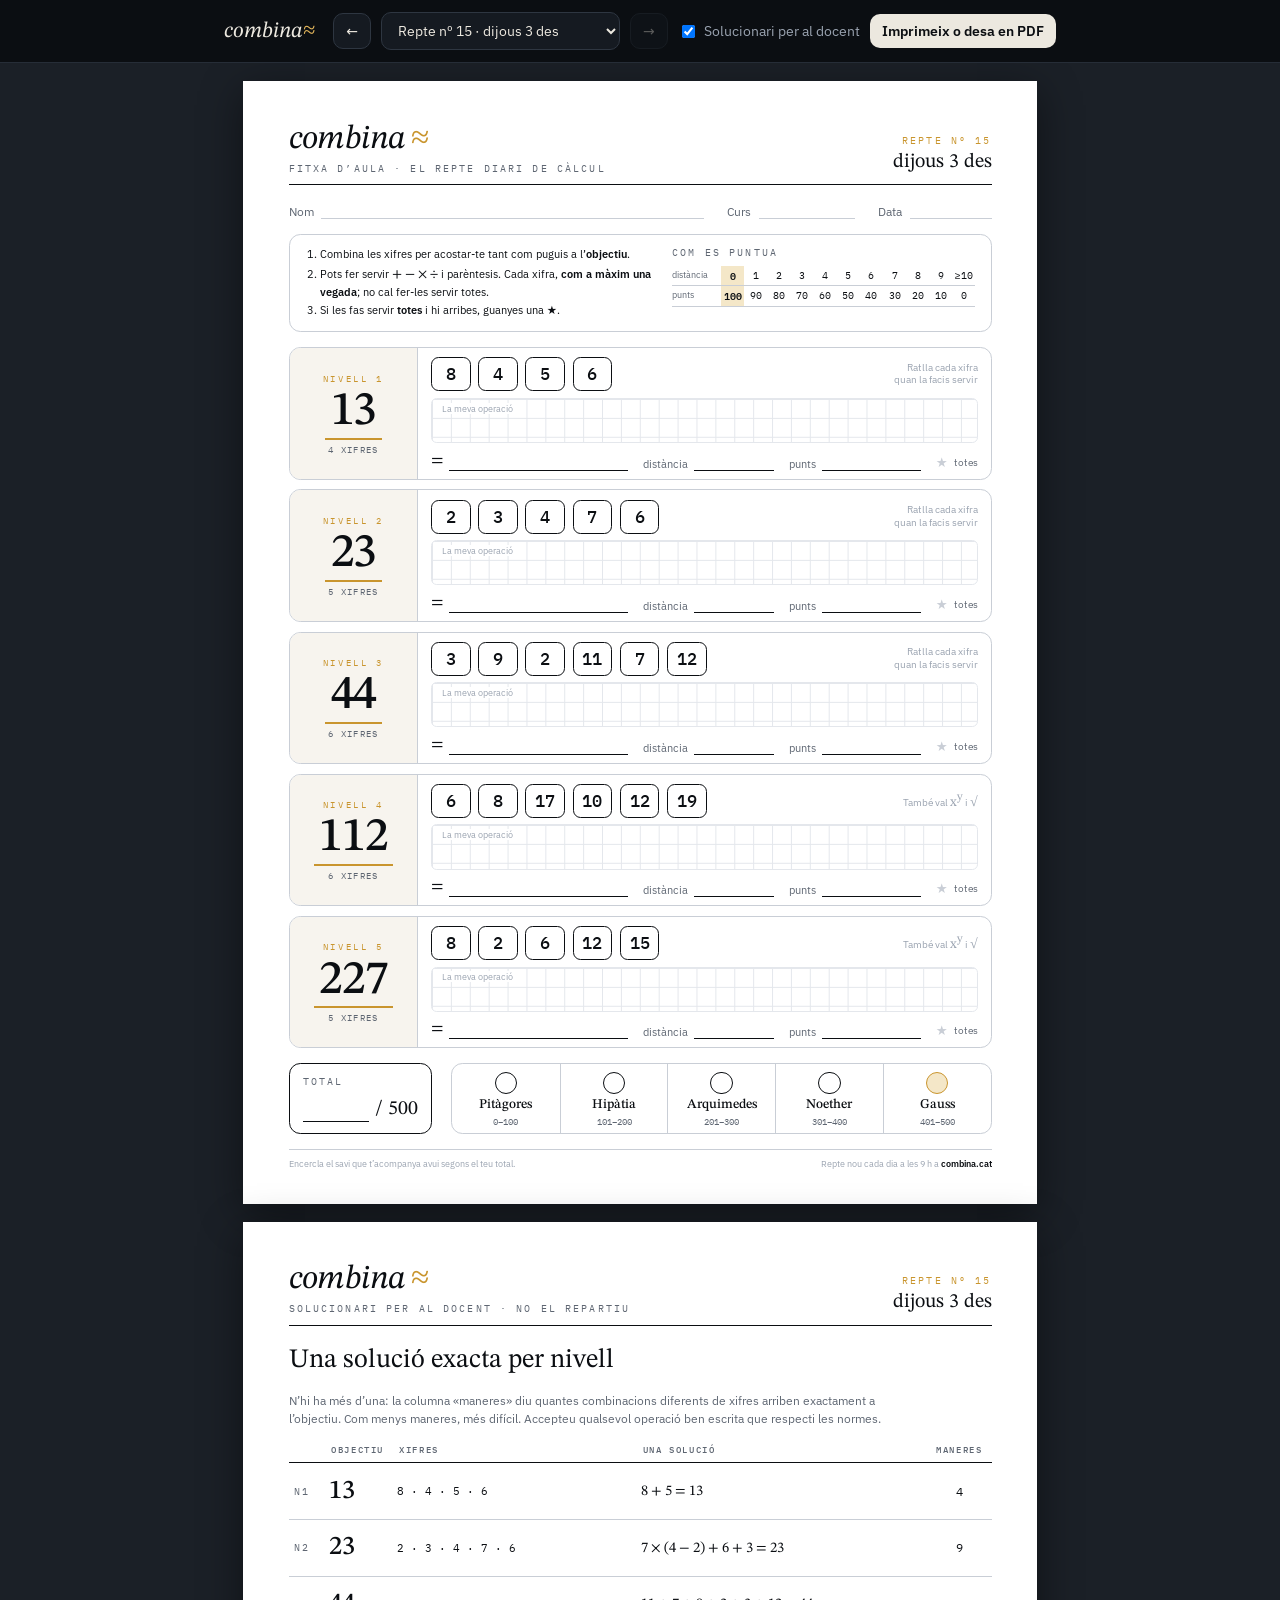
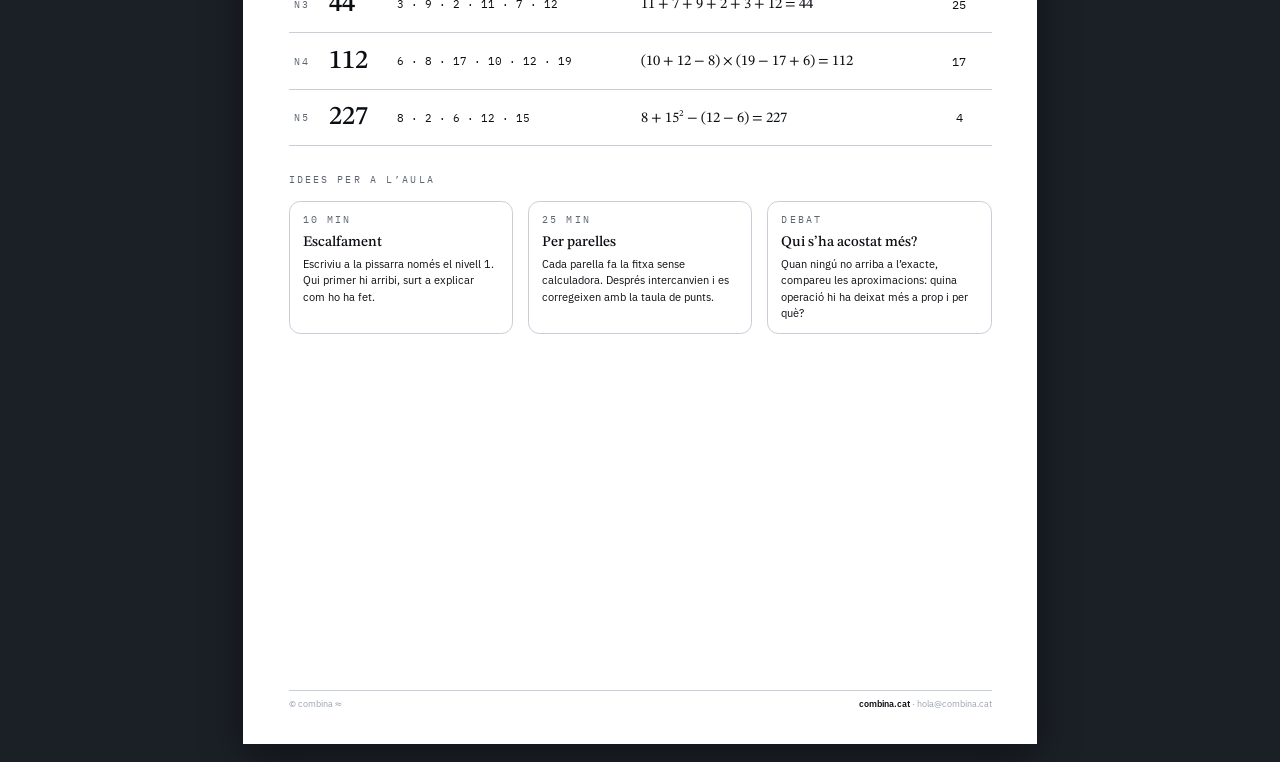
<file: fitxa.html>
<!doctype html>
<html lang="ca">
<head>
<meta charset="utf-8">
<meta name="viewport" content="width=device-width, initial-scale=1">
<title>Fitxa d'aula · combina ≈</title>
<meta name="robots" content="noindex">
<link rel="stylesheet" href="fonts/fonts.css">
<style>
/* Fitxa en paper de «combina ≈»: mateixa tipografia (STIX Two Text · IBM Plex Mono · IBM Plex Sans),
 * colors invertits per imprimir (tinta sobre paper) i l'or de Gauss només com a accent fi. */
:root {
  --ink: #0B0E12; --paper: #FFFFFF; --chalk: #ECE8DF;
  --muted: #5E6672; --faint: #9AA3B0; --line: #C9CED6; --grid: #E4E7EC;
  --gold: #C9952E; --gold-soft: #F4E7C8;
  --serif: 'STIX Two Text', 'Cambria Math', Georgia, serif;
  --mono: 'IBM Plex Mono', ui-monospace, Consolas, monospace;
  --sans: 'IBM Plex Sans', system-ui, 'Segoe UI', sans-serif;
}
* { box-sizing: border-box; }
html, body { margin: 0; }
body { background: #1B2027; color: var(--ink); font-family: var(--sans);
  -webkit-print-color-adjust: exact; print-color-adjust: exact; }
@page { size: A4; margin: 0; }

/* ---------- Barra de pantalla (no s'imprimeix) ---------- */
.bar { position: sticky; top: 0; z-index: 2; display: flex; flex-wrap: wrap; gap: 10px; align-items: center; justify-content: center;
  padding: 12px 16px; background: #0B0E12; color: var(--chalk); border-bottom: 1px solid #262D37; font-size: 14px; }
.bar .wm { font-family: var(--serif); font-size: 22px; margin-right: 8px; }
.bar .wm em { font-style: italic; } .bar .wm b { font-weight: 400; color: #E6B85C; }
.bar button, .bar select { font: inherit; color: inherit; background: #151A21; border: 1px solid #2E3641; border-radius: 10px; padding: 8px 12px; cursor: pointer; }
.bar select { min-width: 190px; }
.bar button:disabled { opacity: .35; cursor: default; }
.bar .primary { background: #ECE8DF; color: #0B0E12; border: 0; font-weight: 600; }
.bar label { display: inline-flex; gap: 6px; align-items: center; color: #9AA3B0; cursor: pointer; }

/* ---------- Full A4 ---------- */
.sheet { width: 210mm; height: 297mm; margin: 18px auto; background: var(--paper); padding: 11mm 12mm 9mm;
  display: flex; flex-direction: column; gap: 4mm; overflow: hidden; box-shadow: 0 10px 40px rgba(0,0,0,.45); position: relative; }
.kicker { font-family: var(--mono); font-size: 7.6pt; letter-spacing: 1.6pt; text-transform: uppercase; color: var(--muted); margin: 0; }
.gold { color: var(--gold); }
p { margin: 0; }

.head { display: flex; justify-content: space-between; align-items: flex-end; border-bottom: 1.4pt solid var(--ink); padding-bottom: 2.5mm; }
.wordmark { font-family: var(--serif); font-size: 25pt; line-height: 1; display: inline-flex; gap: 4pt; align-items: baseline; }
.wordmark em { font-style: italic; letter-spacing: -.4pt; } .wordmark b { font-weight: 400; color: var(--gold); }
.head .sub { margin-top: 1.5mm; }
.head .right { text-align: right; }
.head .right .num { font-family: var(--serif); font-size: 15pt; margin-top: .8mm; }

.who { display: grid; grid-template-columns: 1fr 34mm 30mm; gap: 6mm; font-size: 9pt; color: var(--muted); }
.who span { display: flex; gap: 2mm; align-items: flex-end; }
.who i { flex: 1; border-bottom: .6pt solid var(--line); height: 5mm; }

.rules { display: grid; grid-template-columns: 1.15fr 1fr; gap: 5mm; border: .8pt solid var(--line); border-radius: 3mm; padding: 3mm 4mm; font-size: 8.6pt; line-height: 1.38; }
.rules ol { margin: 0; padding-left: 4mm; }
.rules li { margin: 0 0 .6mm; }
.rules b { font-weight: 600; }
.op { font-family: var(--serif); font-size: 10.5pt; }
.ruler { display: grid; grid-template-columns: 13mm repeat(11, 1fr); font-family: var(--mono); font-size: 7.4pt; text-align: center; margin-top: 1.4mm; }
.ruler div { padding: .8mm 0; border-bottom: .5pt solid var(--line); }
.ruler .h { text-align: left; color: var(--muted); font-family: var(--sans); font-size: 7pt; }
.ruler .ex { background: var(--gold-soft); font-weight: 600; }

/* ---------- Nivells ---------- */
.levels { flex: 1; display: flex; flex-direction: column; gap: 2.6mm; min-height: 0; }
.lvl { flex: 1; display: grid; grid-template-columns: 34mm 1fr; border: .8pt solid var(--line); border-radius: 3mm; overflow: hidden; min-height: 0; }
/* Objectiu en tinta clara (estalvi de tòner): fons guix, filet d'or com al joc */
.lvl .goal { background: #F7F4EE; border-right: .8pt solid var(--line); display: flex; flex-direction: column; align-items: center; justify-content: center; gap: .6mm; padding: 2mm; }
.lvl .goal .kicker { color: var(--gold); font-size: 7pt; letter-spacing: 2pt; }
.lvl .goal .t { font-family: var(--serif); font-weight: 500; font-size: 36pt; line-height: 1; letter-spacing: -1pt; padding: 0 1.5mm .6mm; border-bottom: 1.6pt solid var(--gold); }
.lvl .goal .n { font-family: var(--mono); font-size: 6.8pt; color: var(--muted); letter-spacing: 1pt; text-transform: uppercase; margin-top: .6mm; }
.lvl .work { display: flex; flex-direction: column; padding: 2.4mm 3.4mm 2mm; gap: 1.8mm; min-width: 0; }
.tiles { display: flex; gap: 2mm; align-items: center; }
.tile { width: 10.5mm; height: 9mm; border: .9pt solid var(--ink); border-radius: 2mm; display: flex; align-items: center; justify-content: center;
  font-family: var(--mono); font-weight: 500; font-size: 12.5pt; }
.tiles .note { margin-left: auto; font-size: 7.2pt; color: var(--faint); text-align: right; line-height: 1.3; }
.grid { flex: 1; min-height: 10mm; border-radius: 1.5mm; border: .5pt solid var(--grid);
  background-image: linear-gradient(var(--grid) .5pt, transparent .5pt), linear-gradient(90deg, var(--grid) .5pt, transparent .5pt);
  background-size: 5mm 5mm; position: relative; }
.grid .lbl { position: absolute; left: 1.6mm; top: 1mm; font-size: 6.8pt; color: var(--faint); background: #fff; padding: 0 1mm; }
.res { display: grid; grid-template-columns: 1.5fr 1fr 1fr auto; gap: 4mm; font-size: 8.4pt; color: var(--muted); align-items: end; }
.res span { display: flex; align-items: flex-end; gap: 1.6mm; white-space: nowrap; }
.res i { flex: 1; border-bottom: .7pt solid var(--ink); height: 5mm; }
.res .eq { font-family: var(--serif); font-size: 13pt; color: var(--ink); }
.star { font-size: 7.6pt; color: var(--muted); align-items: center !important; gap: 1.2mm; }
.star::before { content: '★'; font-size: 10pt; color: var(--line); }

/* ---------- Total i savis ---------- */
.foot { display: grid; grid-template-columns: 38mm 1fr; gap: 5mm; align-items: stretch; }
.total { border: 1.2pt solid var(--ink); border-radius: 3mm; display: flex; flex-direction: column; justify-content: center; padding: 2mm 3.5mm; }
.total .v { display: flex; align-items: flex-end; gap: 1.5mm; font-family: var(--serif); font-size: 15pt; margin-top: 1mm; }
.total .v i { flex: 1; border-bottom: .8pt solid var(--ink); height: 8mm; }
.savis { display: grid; grid-template-columns: repeat(5, 1fr); border: .8pt solid var(--line); border-radius: 3mm; overflow: hidden; }
.savis div { padding: 2mm 1mm 1.6mm; text-align: center; border-left: .6pt solid var(--line); display: flex; flex-direction: column; align-items: center; gap: .8mm; }
.savis div:first-child { border-left: 0; }
.savis .o { width: 6mm; height: 6mm; border-radius: 50%; border: .9pt solid var(--ink); }
.savis .g .o { border-color: var(--gold); background: var(--gold-soft); }
.savis b { font-family: var(--serif); font-weight: 500; font-size: 10pt; }
.savis small { font-family: var(--mono); font-size: 6.8pt; color: var(--muted); }
.legal { display: flex; justify-content: space-between; font-size: 7pt; color: var(--faint); border-top: .5pt solid var(--line); padding-top: 1.6mm; }
.legal b { color: var(--ink); font-weight: 600; }

/* ---------- Solucionari ---------- */
.sol h2 { font-family: var(--serif); font-weight: 400; font-size: 20pt; margin: 1mm 0 0; }
.sol .lead { font-size: 9.2pt; color: var(--muted); line-height: 1.45; max-width: 165mm; }
.sol table { width: 100%; border-collapse: collapse; font-size: 9pt; }
.sol th { text-align: left; font-family: var(--mono); font-size: 7pt; letter-spacing: 1.2pt; text-transform: uppercase; color: var(--muted); font-weight: 500; padding: 0 2mm 1.6mm; border-bottom: 1pt solid var(--ink); }
.sol td { padding: 3mm 1.4mm; border-bottom: .6pt solid var(--line); vertical-align: middle; }
.sol td.t { font-family: var(--serif); font-size: 20pt; font-weight: 500; width: 18mm; }
.sol td.d { font-family: var(--mono); font-size: 8.2pt; white-space: nowrap; }
.sol td.s { font-family: var(--serif); font-size: 11pt; white-space: nowrap; }
.sol td.w { font-family: var(--mono); text-align: center; width: 17mm; }
.sol sup { font-size: .62em; }
.ideas { display: grid; grid-template-columns: repeat(3, 1fr); gap: 4mm; }
.idea { border: .8pt solid var(--line); border-radius: 3mm; padding: 3mm 3.5mm; font-size: 8.6pt; line-height: 1.42; }
.idea b { display: block; font-family: var(--serif); font-weight: 500; font-size: 11pt; margin-bottom: 1mm; }
.idea .kicker { display: block; margin-bottom: 1mm; }
.sol .spacer { flex: 1; }

@media print {
  body { background: none; }
  .bar { display: none; }
  .sheet { margin: 0; box-shadow: none; break-after: page; }
  .sheet:last-child { break-after: auto; }
  .no-sol .sol { display: none; }
  .no-sol .sheet { break-after: auto; }
}
@media screen and (max-width: 820px) { .sheet { zoom: .45; } }
</style>
</head>
<body>
<div class="bar">
  <span class="wm"><em>combina</em><b>≈</b></span>
  <button type="button" id="prev" aria-label="Repte anterior">←</button>
  <select id="day" aria-label="Repte"></select>
  <button type="button" id="next" aria-label="Repte següent">→</button>
  <label><input type="checkbox" id="withSol" checked> Solucionari per al docent</label>
  <button type="button" class="primary" id="print">Imprimeix o desa en PDF</button>
</div>
<main id="out"></main>

<script src="js/config.js"></script>
<script src="js/puzzle.js"></script>
<script>
(function () {
  var C = window.COMBINA_CONFIG, P = window.Puzzle;
  var SAVIS = [['Pitàgores', '0–100'], ['Hipàtia', '101–200'], ['Arquimedes', '201–300'], ['Noether', '301–400'], ['Gauss', '401–500']];
  var today = P.dayKey(new Date());

  // Només reptes ja passats: el del dia es juga a la pantalla.
  var keys = [];
  for (var k = P.addDays(today, -1); k >= C.startDate; k = P.addDays(k, -1)) keys.push(k);
  var q = new URLSearchParams(location.search).get('d');
  var cur = keys.indexOf(q) >= 0 ? q : keys[0];

  function esc(s) { return String(s).replace(/[&<>"]/g, function (c) { return { '&': '&amp;', '<': '&lt;', '>': '&gt;', '"': '&quot;' }[c]; }); }
  // 3 * 4 → 3 × 4 · 12 / 3 → 12 ÷ 3 · 2^3 → 2³
  function pretty(s) {
    return esc(s).replace(/\*/g, '×').replace(/\//g, '÷').replace(/ - /g, ' − ').replace(/\^(\d+)/g, '<sup>$1</sup>');
  }

  function level(L, i) {
    var adv = i >= C.advancedFrom;
    return '<section class="lvl"><div class="goal"><span class="kicker">Nivell ' + (i + 1) + '</span>' +
      '<span class="t">' + L.target + '</span><span class="n">' + L.nums.length + ' xifres</span></div>' +
      '<div class="work"><div class="tiles">' + L.nums.map(function (n) { return '<span class="tile">' + n + '</span>'; }).join('') +
      '<span class="note">' + (adv ? 'També val <span class="op">x<sup>y</sup></span> i <span class="op">√</span>' : 'Ratlla cada xifra<br>quan la facis servir') + '</span></div>' +
      '<div class="grid"><span class="lbl">La meva operació</span></div>' +
      '<div class="res"><span><span class="eq">=</span><i></i></span><span>distància<i></i></span><span>punts<i></i></span><span class="star">totes</span></div>' +
      '</div></section>';
  }

  function sheet1(pz) {
    var ruler = '<div class="h">distància</div>' + [0,1,2,3,4,5,6,7,8,9,'≥10'].map(function (d, j) { return '<div' + (j === 0 ? ' class="ex"' : '') + '>' + d + '</div>'; }).join('') +
      '<div class="h">punts</div>' + [100,90,80,70,60,50,40,30,20,10,0].map(function (p, j) { return '<div' + (j === 0 ? ' class="ex"' : '') + '>' + p + '</div>'; }).join('');
    return '<article class="sheet">' +
      '<header class="head"><div><span class="wordmark"><em>combina</em><b>≈</b></span>' +
      '<p class="kicker sub">Fitxa d’aula · el repte diari de càlcul</p></div>' +
      '<div class="right"><p class="kicker gold">Repte nº ' + pz.number + '</p><p class="num">' + esc(P.prettyDay(pz.key)) + '</p></div></header>' +
      '<div class="who"><span>Nom<i></i></span><span>Curs<i></i></span><span>Data<i></i></span></div>' +
      '<div class="rules"><ol>' +
      '<li>Combina les xifres per acostar-te tant com puguis a l’<b>objectiu</b>.</li>' +
      '<li>Pots fer servir <span class="op">+ − × ÷</span> i parèntesis. Cada xifra, <b>com a màxim una vegada</b>; no cal fer-les servir totes.</li>' +
      '<li>Si les fas servir <b>totes</b> i hi arribes, guanyes una <b>★</b>.</li></ol>' +
      '<div><p class="kicker">Com es puntua</p><div class="ruler">' + ruler + '</div></div></div>' +
      '<div class="levels">' + pz.levels.map(level).join('') + '</div>' +
      '<div class="foot"><div class="total"><span class="kicker">Total</span><span class="v"><i></i>/ ' + C.dailyTotal + '</span></div>' +
      '<div class="savis">' + SAVIS.map(function (s, j) { return '<div' + (j === 4 ? ' class="g"' : '') + '><span class="o"></span><b>' + s[0] + '</b><small>' + s[1] + '</small></div>'; }).join('') + '</div></div>' +
      '<p class="legal"><span>Encercla el savi que t’acompanya avui segons el teu total.</span><span>Repte nou cada dia a les 9 h a <b>combina.cat</b></span></p>' +
      '</article>';
  }

  function sheet2(pz) {
    var rows = pz.levels.map(function (L, i) {
      var w = P.countWays(L.nums, L.target);
      return '<tr><td class="kicker">N' + (i + 1) + '</td><td class="t">' + L.target + '</td><td class="d">' + L.nums.join(' · ') + '</td>' +
        '<td class="s">' + pretty(L.solution) + ' = ' + L.target + '</td><td class="w">' + w + '</td></tr>';
    }).join('');
    return '<article class="sheet sol">' +
      '<header class="head"><div><span class="wordmark"><em>combina</em><b>≈</b></span>' +
      '<p class="kicker sub">Solucionari per al docent · no el repartiu</p></div>' +
      '<div class="right"><p class="kicker gold">Repte nº ' + pz.number + '</p><p class="num">' + esc(P.prettyDay(pz.key)) + '</p></div></header>' +
      '<h2>Una solució exacta per nivell</h2>' +
      '<p class="lead">N’hi ha més d’una: la columna «maneres» diu quantes combinacions diferents de xifres arriben exactament a l’objectiu. Com menys maneres, més difícil. Accepteu qualsevol operació ben escrita que respecti les normes.</p>' +
      '<table><thead><tr><th></th><th>Objectiu</th><th>Xifres</th><th>Una solució</th><th style="text-align:center">Maneres</th></tr></thead><tbody>' + rows + '</tbody></table>' +
      '<p class="kicker" style="margin-top:3mm">Idees per a l’aula</p>' +
      '<div class="ideas">' +
      '<div class="idea"><span class="kicker">10 min</span><b>Escalfament</b>Escriviu a la pissarra només el nivell 1. Qui primer hi arribi, surt a explicar com ho ha fet.</div>' +
      '<div class="idea"><span class="kicker">25 min</span><b>Per parelles</b>Cada parella fa la fitxa sense calculadora. Després intercanvien i es corregeixen amb la taula de punts.</div>' +
      '<div class="idea"><span class="kicker">Debat</span><b>Qui s’ha acostat més?</b>Quan ningú no arriba a l’exacte, compareu les aproximacions: quina operació hi ha deixat més a prop i per què?</div>' +
      '</div><div class="spacer"></div>' +
      '<p class="legal"><span>© combina ≈</span><span><b>combina.cat</b> · hola@combina.cat</span></p>' +
      '</article>';
  }

  var sel = document.getElementById('day'), out = document.getElementById('out'), withSol = document.getElementById('withSol');
  sel.innerHTML = keys.map(function (k) { return '<option value="' + k + '">Repte nº ' + P.challengeNumber(k) + ' · ' + esc(P.prettyDay(k)) + '</option>'; }).join('');

  function render() {
    if (!cur) { out.innerHTML = '<p style="color:#ECE8DF;text-align:center;padding:40px">Encara no hi ha reptes anteriors: torna demà!</p>'; return; }
    var pz = P.generateDay(cur);
    out.innerHTML = sheet1(pz) + sheet2(pz);
    sel.value = cur;
    var i = keys.indexOf(cur);
    document.getElementById('prev').disabled = i >= keys.length - 1;
    document.getElementById('next').disabled = i <= 0;
    document.title = 'Fitxa d’aula · Repte nº ' + pz.number + ' · combina ≈';
    history.replaceState(null, '', '?d=' + cur);
  }
  sel.onchange = function () { cur = sel.value; render(); };
  document.getElementById('prev').onclick = function () { cur = keys[keys.indexOf(cur) + 1] || cur; render(); };
  document.getElementById('next').onclick = function () { cur = keys[keys.indexOf(cur) - 1] || cur; render(); };
  withSol.onchange = function () { document.body.classList.toggle('no-sol', !withSol.checked); };
  document.getElementById('print').onclick = function () { window.print(); };
  render();
})();
</script>
</body>
</html>
</file>
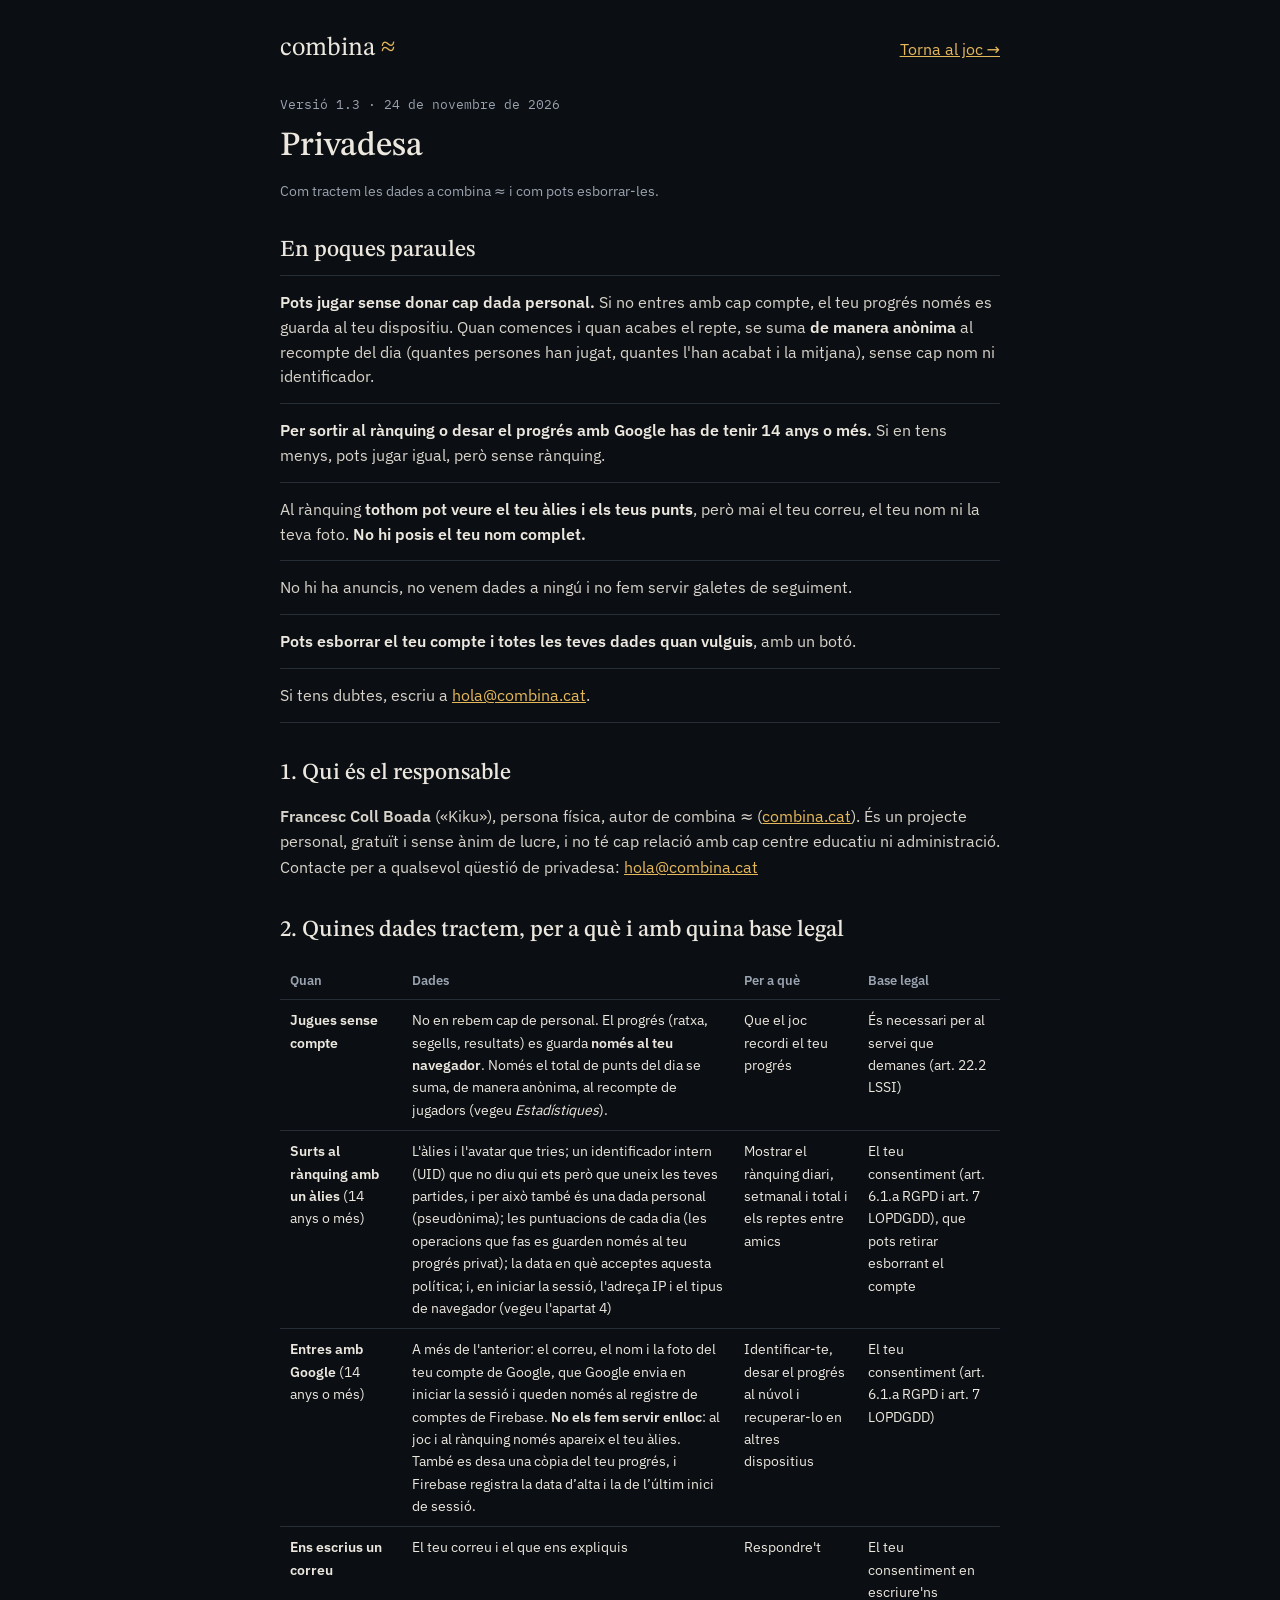
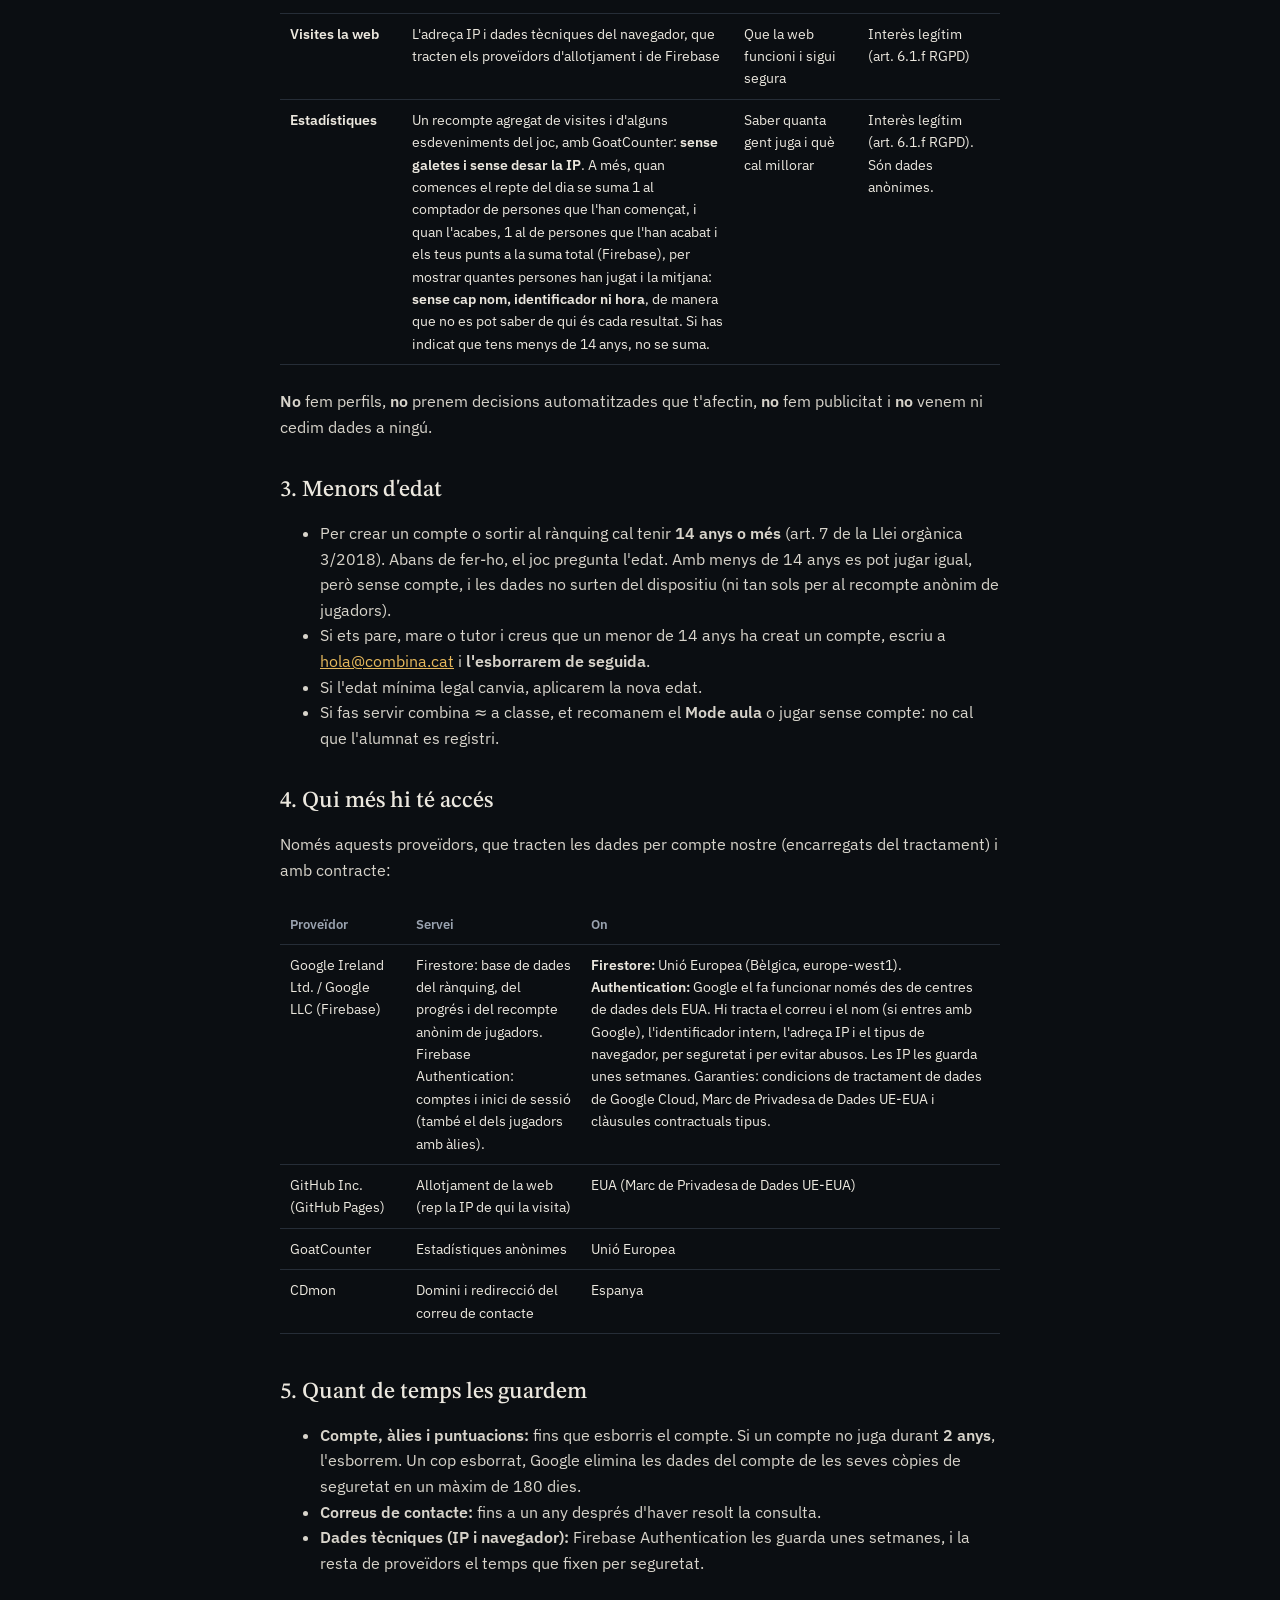
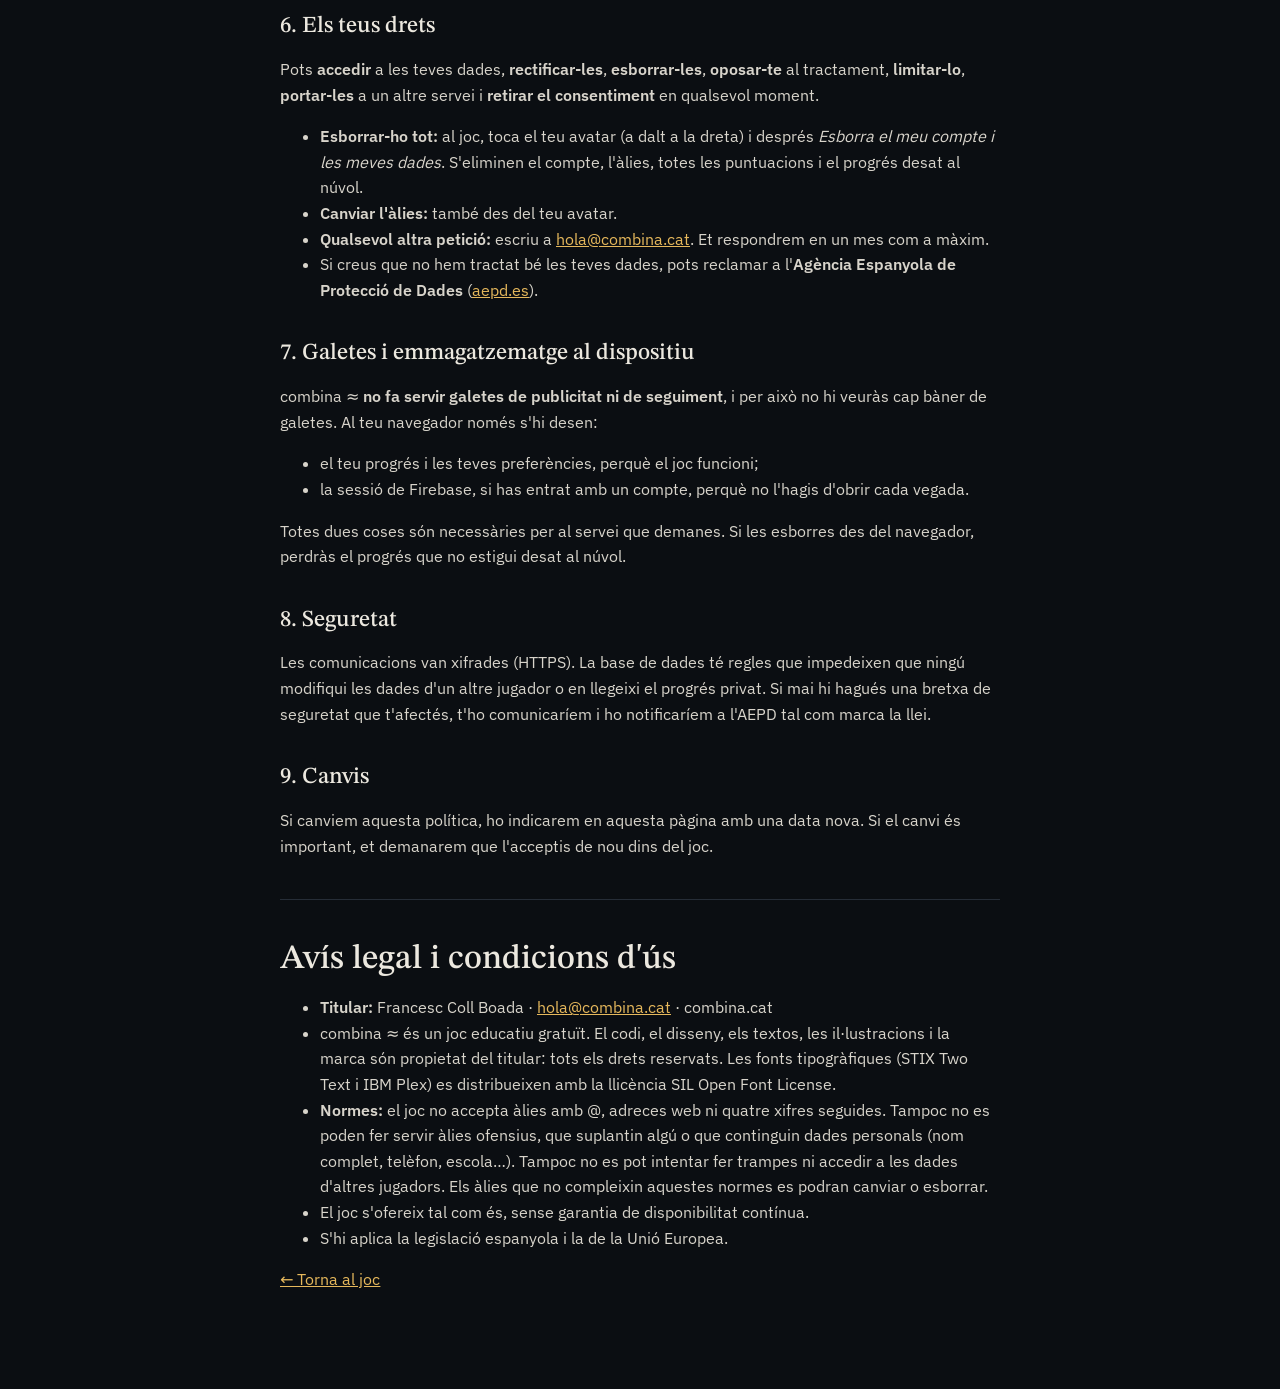
<file: privacitat.html>
<!doctype html>
<html lang="ca">
<head>
  <meta charset="utf-8">
  <meta name="viewport" content="width=device-width, initial-scale=1">
  <title>Privadesa i avís legal · combina ≈</title>
  <meta name="description" content="Com tracta les dades combina ≈, el repte diari de càlcul: què es guarda, per a què i com esborrar-ho.">
  <link rel="canonical" href="https://combina.cat/privacitat.html">
  <meta name="theme-color" content="#0B0E12">
  <link rel="icon" href="/favicon.ico" sizes="48x48"><link rel="icon" type="image/png" sizes="96x96" href="/img/favicon-96.png"><link rel="icon" type="image/png" sizes="192x192" href="/img/favicon-192.png">
  <link rel="stylesheet" href="fonts/fonts.css">
  <style>
    :root { --ink: #0B0E12; --chalk: #ECE8DF; --muted: #9AA3B0; --line: #262D37; --gold: #E6B85C; --surface: #151A21;
      --serif: 'STIX Two Text', Georgia, serif; --mono: 'IBM Plex Mono', ui-monospace, monospace; --sans: 'IBM Plex Sans', system-ui, sans-serif; color-scheme: dark; }
    * { box-sizing: border-box; }
    body { margin: 0; background: var(--ink); color: var(--chalk); font: 16px/1.6 var(--sans); }
    main { max-width: 760px; margin: 0 auto; padding: 28px 20px 80px; }
    a { color: var(--gold); }
    .top { display: flex; justify-content: space-between; align-items: baseline; gap: 12px; margin-bottom: 26px; }
    .brand { font-family: var(--serif); font-size: 26px; color: var(--chalk); text-decoration: none; }
    .brand b { color: var(--gold); font-weight: 400; }
    .kicker { font: 400 13px/1.4 var(--mono); color: var(--muted); }
    h1 { font: 500 34px/1.15 var(--serif); margin: 6px 0 4px; }
    h2 { font: 500 23px/1.25 var(--serif); margin: 36px 0 10px; }
    p, li { color: #D8D4CB; }
    .muted { color: var(--muted); font-size: 14px; }
    /* Resum: files separades per línies fines (com la llista de nivells del joc), sense panell ni accents */
    .easy { margin: 34px 0 0; }
    .easy h2 { margin: 0 0 10px; }
    .facts { list-style: none; margin: 0; padding: 0; border-top: 1px solid var(--line); }
    .facts li { margin: 0; padding: 14px 0; border-bottom: 1px solid var(--line); font-size: 16px; line-height: 1.55; color: #D8D4CB; }
    .facts li b { color: var(--chalk); font-weight: 600; }
    .table { overflow-x: auto; }
    table { width: 100%; border-collapse: collapse; font-size: 14px; margin: 8px 0; }
    th, td { text-align: left; vertical-align: top; padding: 9px 10px; border-bottom: 1px solid var(--line); }
    th { font: 600 13px/1.4 var(--sans); color: var(--muted); }
    hr { border: 0; border-top: 1px solid var(--line); margin: 40px 0; }
  </style>
</head>
<body>
<main>
  <div class="top">
    <a class="brand" href="./">combina <b>≈</b></a>
    <a href="./">Torna al joc →</a>
  </div>

  <p class="kicker">Versió 1.3 · 24 de novembre de 2026</p>
  <h1>Privadesa</h1>
  <p class="muted">Com tractem les dades a combina ≈ i com pots esborrar-les.</p>

  <section class="easy" aria-label="Resum fàcil">
    <h2>En poques paraules</h2>
    <ul class="facts">
      <li><b>Pots jugar sense donar cap dada personal.</b> Si no entres amb cap compte, el teu progrés només es guarda al teu dispositiu. Quan comences i quan acabes el repte, se suma <b>de manera anònima</b> al recompte del dia (quantes persones han jugat, quantes l'han acabat i la mitjana), sense cap nom ni identificador.</li>
      <li><b>Per sortir al rànquing o desar el progrés amb Google has de tenir 14 anys o més.</b> Si en tens menys, pots jugar igual, però sense rànquing.</li>
      <li>Al rànquing <b>tothom pot veure el teu àlies i els teus punts</b>, però mai el teu correu, el teu nom ni la teva foto. <b>No hi posis el teu nom complet.</b></li>
      <li>No hi ha anuncis, no venem dades a ningú i no fem servir galetes de seguiment.</li>
      <li><b>Pots esborrar el teu compte i totes les teves dades quan vulguis</b>, amb un botó.</li>
      <li>Si tens dubtes, escriu a <a href="mailto:hola@combina.cat">hola@combina.cat</a>.</li>
    </ul>
  </section>

  <h2>1. Qui és el responsable</h2>
  <p><b>Francesc Coll Boada</b> («Kiku»), persona física, autor de combina ≈ (<a href="https://combina.cat">combina.cat</a>). És un projecte personal, gratuït i sense ànim de lucre, i no té cap relació amb cap centre educatiu ni administració.<br>
  Contacte per a qualsevol qüestió de privadesa: <a href="mailto:hola@combina.cat">hola@combina.cat</a></p>

  <h2>2. Quines dades tractem, per a què i amb quina base legal</h2>
  <div class="table"><table>
    <tr><th>Quan</th><th>Dades</th><th>Per a què</th><th>Base legal</th></tr>
    <tr><td><b>Jugues sense compte</b></td><td>No en rebem cap de personal. El progrés (ratxa, segells, resultats) es guarda <b>només al teu navegador</b>. Només el total de punts del dia se suma, de manera anònima, al recompte de jugadors (vegeu <i>Estadístiques</i>).</td><td>Que el joc recordi el teu progrés</td><td>És necessari per al servei que demanes (art. 22.2 LSSI)</td></tr>
    <tr><td><b>Surts al rànquing amb un àlies</b> (14 anys o més)</td><td>L'àlies i l'avatar que tries; un identificador intern (UID) que no diu qui ets però que uneix les teves partides, i per això també és una dada personal (pseudònima); les puntuacions de cada dia (les operacions que fas es guarden només al teu progrés privat); la data en què acceptes aquesta política; i, en iniciar la sessió, l'adreça IP i el tipus de navegador (vegeu l'apartat 4)</td><td>Mostrar el rànquing diari, setmanal i total i els reptes entre amics</td><td>El teu consentiment (art. 6.1.a RGPD i art. 7 LOPDGDD), que pots retirar esborrant el compte</td></tr>
    <tr><td><b>Entres amb Google</b> (14 anys o més)</td><td>A més de l'anterior: el correu, el nom i la foto del teu compte de Google, que Google envia en iniciar la sessió i queden només al registre de comptes de Firebase. <b>No els fem servir enlloc</b>: al joc i al rànquing només apareix el teu àlies. També es desa una còpia del teu progrés, i Firebase registra la data d’alta i la de l’últim inici de sessió.</td><td>Identificar-te, desar el progrés al núvol i recuperar-lo en altres dispositius</td><td>El teu consentiment (art. 6.1.a RGPD i art. 7 LOPDGDD)</td></tr>
    <tr><td><b>Ens escrius un correu</b></td><td>El teu correu i el que ens expliquis</td><td>Respondre't</td><td>El teu consentiment en escriure'ns</td></tr>
    <tr><td><b>Visites la web</b></td><td>L'adreça IP i dades tècniques del navegador, que tracten els proveïdors d'allotjament i de Firebase</td><td>Que la web funcioni i sigui segura</td><td>Interès legítim (art. 6.1.f RGPD)</td></tr>
    <tr><td><b>Estadístiques</b></td><td>Un recompte agregat de visites i d'alguns esdeveniments del joc, amb GoatCounter: <b>sense galetes i sense desar la IP</b>. A més, quan comences el repte del dia se suma 1 al comptador de persones que l'han començat, i quan l'acabes, 1 al de persones que l'han acabat i els teus punts a la suma total (Firebase), per mostrar quantes persones han jugat i la mitjana: <b>sense cap nom, identificador ni hora</b>, de manera que no es pot saber de qui és cada resultat. Si has indicat que tens menys de 14 anys, no se suma.</td><td>Saber quanta gent juga i què cal millorar</td><td>Interès legítim (art. 6.1.f RGPD). Són dades anònimes.</td></tr>
  </table></div>
  <p><b>No</b> fem perfils, <b>no</b> prenem decisions automatitzades que t'afectin, <b>no</b> fem publicitat i <b>no</b> venem ni cedim dades a ningú.</p>

  <h2>3. Menors d'edat</h2>
  <ul>
    <li>Per crear un compte o sortir al rànquing cal tenir <b>14 anys o més</b> (art. 7 de la Llei orgànica 3/2018). Abans de fer-ho, el joc pregunta l'edat. Amb menys de 14 anys es pot jugar igual, però sense compte, i les dades no surten del dispositiu (ni tan sols per al recompte anònim de jugadors).</li>
    <li>Si ets pare, mare o tutor i creus que un menor de 14 anys ha creat un compte, escriu a <a href="mailto:hola@combina.cat">hola@combina.cat</a> i <b>l'esborrarem de seguida</b>.</li>
    <li>Si l'edat mínima legal canvia, aplicarem la nova edat.</li>
    <li>Si fas servir combina ≈ a classe, et recomanem el <b>Mode aula</b> o jugar sense compte: no cal que l'alumnat es registri.</li>
  </ul>

  <h2>4. Qui més hi té accés</h2>
  <p>Només aquests proveïdors, que tracten les dades per compte nostre (encarregats del tractament) i amb contracte:</p>
  <div class="table"><table>
    <tr><th>Proveïdor</th><th>Servei</th><th>On</th></tr>
    <tr><td>Google Ireland Ltd. / Google LLC (Firebase)</td><td>Firestore: base de dades del rànquing, del progrés i del recompte anònim de jugadors.<br>Firebase Authentication: comptes i inici de sessió (també el dels jugadors amb àlies).</td><td><b>Firestore:</b> Unió Europea (Bèlgica, europe-west1).<br><b>Authentication:</b> Google el fa funcionar només des de centres de dades dels EUA. Hi tracta el correu i el nom (si entres amb Google), l'identificador intern, l'adreça IP i el tipus de navegador, per seguretat i per evitar abusos. Les IP les guarda unes setmanes. Garanties: condicions de tractament de dades de Google Cloud, Marc de Privadesa de Dades UE-EUA i clàusules contractuals tipus.</td></tr>
    <tr><td>GitHub Inc. (GitHub Pages)</td><td>Allotjament de la web (rep la IP de qui la visita)</td><td>EUA (Marc de Privadesa de Dades UE-EUA)</td></tr>
    <tr><td>GoatCounter</td><td>Estadístiques anònimes</td><td>Unió Europea</td></tr>
    <tr><td>CDmon</td><td>Domini i redirecció del correu de contacte</td><td>Espanya</td></tr>
  </table></div>

  <h2>5. Quant de temps les guardem</h2>
  <ul>
    <li><b>Compte, àlies i puntuacions:</b> fins que esborris el compte. Si un compte no juga durant <b>2 anys</b>, l'esborrem. Un cop esborrat, Google elimina les dades del compte de les seves còpies de seguretat en un màxim de 180 dies.</li>
    <li><b>Correus de contacte:</b> fins a un any després d'haver resolt la consulta.</li>
    <li><b>Dades tècniques (IP i navegador):</b> Firebase Authentication les guarda unes setmanes, i la resta de proveïdors el temps que fixen per seguretat.</li>
  </ul>

  <h2>6. Els teus drets</h2>
  <p>Pots <b>accedir</b> a les teves dades, <b>rectificar-les</b>, <b>esborrar-les</b>, <b>oposar-te</b> al tractament, <b>limitar-lo</b>, <b>portar-les</b> a un altre servei i <b>retirar el consentiment</b> en qualsevol moment.</p>
  <ul>
    <li><b>Esborrar-ho tot:</b> al joc, toca el teu avatar (a dalt a la dreta) i després <i>Esborra el meu compte i les meves dades</i>. S'eliminen el compte, l'àlies, totes les puntuacions i el progrés desat al núvol.</li>
    <li><b>Canviar l'àlies:</b> també des del teu avatar.</li>
    <li><b>Qualsevol altra petició:</b> escriu a <a href="mailto:hola@combina.cat">hola@combina.cat</a>. Et respondrem en un mes com a màxim.</li>
    <li>Si creus que no hem tractat bé les teves dades, pots reclamar a l'<b>Agència Espanyola de Protecció de Dades</b> (<a href="https://www.aepd.es" rel="noopener">aepd.es</a>).</li>
  </ul>

  <h2>7. Galetes i emmagatzematge al dispositiu</h2>
  <p>combina ≈ <b>no fa servir galetes de publicitat ni de seguiment</b>, i per això no hi veuràs cap bàner de galetes. Al teu navegador només s'hi desen:</p>
  <ul>
    <li>el teu progrés i les teves preferències, perquè el joc funcioni;</li>
    <li>la sessió de Firebase, si has entrat amb un compte, perquè no l'hagis d'obrir cada vegada.</li>
  </ul>
  <p>Totes dues coses són necessàries per al servei que demanes. Si les esborres des del navegador, perdràs el progrés que no estigui desat al núvol.</p>

  <h2>8. Seguretat</h2>
  <p>Les comunicacions van xifrades (HTTPS). La base de dades té regles que impedeixen que ningú modifiqui les dades d'un altre jugador o en llegeixi el progrés privat. Si mai hi hagués una bretxa de seguretat que t'afectés, t'ho comunicaríem i ho notificaríem a l'AEPD tal com marca la llei.</p>

  <h2>9. Canvis</h2>
  <p>Si canviem aquesta política, ho indicarem en aquesta pàgina amb una data nova. Si el canvi és important, et demanarem que l'acceptis de nou dins del joc.</p>

  <hr>

  <h1 id="avis-legal">Avís legal i condicions d'ús</h1>
  <ul>
    <li><b>Titular:</b> Francesc Coll Boada · <a href="mailto:hola@combina.cat">hola@combina.cat</a> · combina.cat</li>
    <li>combina ≈ és un joc educatiu gratuït. El codi, el disseny, els textos, les il·lustracions i la marca són propietat del titular: tots els drets reservats. Les fonts tipogràfiques (STIX Two Text i IBM Plex) es distribueixen amb la llicència SIL Open Font License.</li>
    <li><b>Normes:</b> el joc no accepta àlies amb @, adreces web ni quatre xifres seguides. Tampoc no es poden fer servir àlies ofensius, que suplantin algú o que continguin dades personals (nom complet, telèfon, escola…). Tampoc no es pot intentar fer trampes ni accedir a les dades d'altres jugadors. Els àlies que no compleixin aquestes normes es podran canviar o esborrar.</li>
    <li>El joc s'ofereix tal com és, sense garantia de disponibilitat contínua.</li>
    <li>S'hi aplica la legislació espanyola i la de la Unió Europea.</li>
  </ul>
  <p><a href="./">← Torna al joc</a></p>
</main>
</body>
</html>
</file>
<file: fonts/fonts.css>
/* Fonts allotjades localment (llicència SIL Open Font License). Subconjunts: llatí, llatí ampliat i grec. */
/* latin-ext */
@font-face {
  font-family: 'IBM Plex Mono';
  font-style: normal;
  font-weight: 400;
  font-display: swap;
  src: url(IBMPlexMono-400-latin-ext.woff2) format('woff2');
  unicode-range: U+0100-02BA, U+02BD-02C5, U+02C7-02CC, U+02CE-02D7, U+02DD-02FF, U+0304, U+0308, U+0329, U+1D00-1DBF, U+1E00-1E9F, U+1EF2-1EFF, U+2020, U+20A0-20AB, U+20AD-20C4, U+2113, U+2C60-2C7F, U+A720-A7FF;
}
/* latin */
@font-face {
  font-family: 'IBM Plex Mono';
  font-style: normal;
  font-weight: 400;
  font-display: swap;
  src: url(IBMPlexMono-400-latin.woff2) format('woff2');
  unicode-range: U+0000-00FF, U+0131, U+0152-0153, U+02BB-02BC, U+02C6, U+02DA, U+02DC, U+0304, U+0308, U+0329, U+2000-206F, U+20AC, U+2122, U+2191, U+2193, U+2212, U+2215, U+FEFF, U+FFFD;
}
/* latin-ext */
@font-face {
  font-family: 'IBM Plex Mono';
  font-style: normal;
  font-weight: 500;
  font-display: swap;
  src: url(IBMPlexMono-500-latin-ext.woff2) format('woff2');
  unicode-range: U+0100-02BA, U+02BD-02C5, U+02C7-02CC, U+02CE-02D7, U+02DD-02FF, U+0304, U+0308, U+0329, U+1D00-1DBF, U+1E00-1E9F, U+1EF2-1EFF, U+2020, U+20A0-20AB, U+20AD-20C4, U+2113, U+2C60-2C7F, U+A720-A7FF;
}
/* latin */
@font-face {
  font-family: 'IBM Plex Mono';
  font-style: normal;
  font-weight: 500;
  font-display: swap;
  src: url(IBMPlexMono-500-latin.woff2) format('woff2');
  unicode-range: U+0000-00FF, U+0131, U+0152-0153, U+02BB-02BC, U+02C6, U+02DA, U+02DC, U+0304, U+0308, U+0329, U+2000-206F, U+20AC, U+2122, U+2191, U+2193, U+2212, U+2215, U+FEFF, U+FFFD;
}
/* latin-ext */
@font-face {
  font-family: 'IBM Plex Mono';
  font-style: normal;
  font-weight: 600;
  font-display: swap;
  src: url(IBMPlexMono-600-latin-ext.woff2) format('woff2');
  unicode-range: U+0100-02BA, U+02BD-02C5, U+02C7-02CC, U+02CE-02D7, U+02DD-02FF, U+0304, U+0308, U+0329, U+1D00-1DBF, U+1E00-1E9F, U+1EF2-1EFF, U+2020, U+20A0-20AB, U+20AD-20C4, U+2113, U+2C60-2C7F, U+A720-A7FF;
}
/* latin */
@font-face {
  font-family: 'IBM Plex Mono';
  font-style: normal;
  font-weight: 600;
  font-display: swap;
  src: url(IBMPlexMono-600-latin.woff2) format('woff2');
  unicode-range: U+0000-00FF, U+0131, U+0152-0153, U+02BB-02BC, U+02C6, U+02DA, U+02DC, U+0304, U+0308, U+0329, U+2000-206F, U+20AC, U+2122, U+2191, U+2193, U+2212, U+2215, U+FEFF, U+FFFD;
}
/* greek */
@font-face {
  font-family: 'IBM Plex Sans';
  font-style: normal;
  font-weight: 400;
  font-stretch: 100%;
  font-display: swap;
  src: url(IBMPlexSans-400-greek.woff2) format('woff2');
  unicode-range: U+0370-0377, U+037A-037F, U+0384-038A, U+038C, U+038E-03A1, U+03A3-03FF;
}
/* latin-ext */
@font-face {
  font-family: 'IBM Plex Sans';
  font-style: normal;
  font-weight: 400;
  font-stretch: 100%;
  font-display: swap;
  src: url(IBMPlexSans-400-latin-ext.woff2) format('woff2');
  unicode-range: U+0100-02BA, U+02BD-02C5, U+02C7-02CC, U+02CE-02D7, U+02DD-02FF, U+0304, U+0308, U+0329, U+1D00-1DBF, U+1E00-1E9F, U+1EF2-1EFF, U+2020, U+20A0-20AB, U+20AD-20C4, U+2113, U+2C60-2C7F, U+A720-A7FF;
}
/* latin */
@font-face {
  font-family: 'IBM Plex Sans';
  font-style: normal;
  font-weight: 400;
  font-stretch: 100%;
  font-display: swap;
  src: url(IBMPlexSans-400-latin.woff2) format('woff2');
  unicode-range: U+0000-00FF, U+0131, U+0152-0153, U+02BB-02BC, U+02C6, U+02DA, U+02DC, U+0304, U+0308, U+0329, U+2000-206F, U+20AC, U+2122, U+2191, U+2193, U+2212, U+2215, U+FEFF, U+FFFD;
}
/* greek */
@font-face {
  font-family: 'IBM Plex Sans';
  font-style: normal;
  font-weight: 500;
  font-stretch: 100%;
  font-display: swap;
  src: url(IBMPlexSans-500-greek.woff2) format('woff2');
  unicode-range: U+0370-0377, U+037A-037F, U+0384-038A, U+038C, U+038E-03A1, U+03A3-03FF;
}
/* latin-ext */
@font-face {
  font-family: 'IBM Plex Sans';
  font-style: normal;
  font-weight: 500;
  font-stretch: 100%;
  font-display: swap;
  src: url(IBMPlexSans-500-latin-ext.woff2) format('woff2');
  unicode-range: U+0100-02BA, U+02BD-02C5, U+02C7-02CC, U+02CE-02D7, U+02DD-02FF, U+0304, U+0308, U+0329, U+1D00-1DBF, U+1E00-1E9F, U+1EF2-1EFF, U+2020, U+20A0-20AB, U+20AD-20C4, U+2113, U+2C60-2C7F, U+A720-A7FF;
}
/* latin */
@font-face {
  font-family: 'IBM Plex Sans';
  font-style: normal;
  font-weight: 500;
  font-stretch: 100%;
  font-display: swap;
  src: url(IBMPlexSans-500-latin.woff2) format('woff2');
  unicode-range: U+0000-00FF, U+0131, U+0152-0153, U+02BB-02BC, U+02C6, U+02DA, U+02DC, U+0304, U+0308, U+0329, U+2000-206F, U+20AC, U+2122, U+2191, U+2193, U+2212, U+2215, U+FEFF, U+FFFD;
}
/* greek */
@font-face {
  font-family: 'IBM Plex Sans';
  font-style: normal;
  font-weight: 600;
  font-stretch: 100%;
  font-display: swap;
  src: url(IBMPlexSans-600-greek.woff2) format('woff2');
  unicode-range: U+0370-0377, U+037A-037F, U+0384-038A, U+038C, U+038E-03A1, U+03A3-03FF;
}
/* latin-ext */
@font-face {
  font-family: 'IBM Plex Sans';
  font-style: normal;
  font-weight: 600;
  font-stretch: 100%;
  font-display: swap;
  src: url(IBMPlexSans-600-latin-ext.woff2) format('woff2');
  unicode-range: U+0100-02BA, U+02BD-02C5, U+02C7-02CC, U+02CE-02D7, U+02DD-02FF, U+0304, U+0308, U+0329, U+1D00-1DBF, U+1E00-1E9F, U+1EF2-1EFF, U+2020, U+20A0-20AB, U+20AD-20C4, U+2113, U+2C60-2C7F, U+A720-A7FF;
}
/* latin */
@font-face {
  font-family: 'IBM Plex Sans';
  font-style: normal;
  font-weight: 600;
  font-stretch: 100%;
  font-display: swap;
  src: url(IBMPlexSans-600-latin.woff2) format('woff2');
  unicode-range: U+0000-00FF, U+0131, U+0152-0153, U+02BB-02BC, U+02C6, U+02DA, U+02DC, U+0304, U+0308, U+0329, U+2000-206F, U+20AC, U+2122, U+2191, U+2193, U+2212, U+2215, U+FEFF, U+FFFD;
}
/* greek */
@font-face {
  font-family: 'STIX Two Text';
  font-style: italic;
  font-weight: 400;
  font-display: swap;
  src: url(STIXTwoText-400i-greek.woff2) format('woff2');
  unicode-range: U+0370-0377, U+037A-037F, U+0384-038A, U+038C, U+038E-03A1, U+03A3-03FF;
}
/* latin-ext */
@font-face {
  font-family: 'STIX Two Text';
  font-style: italic;
  font-weight: 400;
  font-display: swap;
  src: url(STIXTwoText-400i-latin-ext.woff2) format('woff2');
  unicode-range: U+0100-02BA, U+02BD-02C5, U+02C7-02CC, U+02CE-02D7, U+02DD-02FF, U+0304, U+0308, U+0329, U+1D00-1DBF, U+1E00-1E9F, U+1EF2-1EFF, U+2020, U+20A0-20AB, U+20AD-20C4, U+2113, U+2C60-2C7F, U+A720-A7FF;
}
/* latin */
@font-face {
  font-family: 'STIX Two Text';
  font-style: italic;
  font-weight: 400;
  font-display: swap;
  src: url(STIXTwoText-400i-latin.woff2) format('woff2');
  unicode-range: U+0000-00FF, U+0131, U+0152-0153, U+02BB-02BC, U+02C6, U+02DA, U+02DC, U+0304, U+0308, U+0329, U+2000-206F, U+20AC, U+2122, U+2191, U+2193, U+2212, U+2215, U+FEFF, U+FFFD;
}
/* greek */
@font-face {
  font-family: 'STIX Two Text';
  font-style: italic;
  font-weight: 500;
  font-display: swap;
  src: url(STIXTwoText-500i-greek.woff2) format('woff2');
  unicode-range: U+0370-0377, U+037A-037F, U+0384-038A, U+038C, U+038E-03A1, U+03A3-03FF;
}
/* latin-ext */
@font-face {
  font-family: 'STIX Two Text';
  font-style: italic;
  font-weight: 500;
  font-display: swap;
  src: url(STIXTwoText-500i-latin-ext.woff2) format('woff2');
  unicode-range: U+0100-02BA, U+02BD-02C5, U+02C7-02CC, U+02CE-02D7, U+02DD-02FF, U+0304, U+0308, U+0329, U+1D00-1DBF, U+1E00-1E9F, U+1EF2-1EFF, U+2020, U+20A0-20AB, U+20AD-20C4, U+2113, U+2C60-2C7F, U+A720-A7FF;
}
/* latin */
@font-face {
  font-family: 'STIX Two Text';
  font-style: italic;
  font-weight: 500;
  font-display: swap;
  src: url(STIXTwoText-500i-latin.woff2) format('woff2');
  unicode-range: U+0000-00FF, U+0131, U+0152-0153, U+02BB-02BC, U+02C6, U+02DA, U+02DC, U+0304, U+0308, U+0329, U+2000-206F, U+20AC, U+2122, U+2191, U+2193, U+2212, U+2215, U+FEFF, U+FFFD;
}
/* greek */
@font-face {
  font-family: 'STIX Two Text';
  font-style: normal;
  font-weight: 400;
  font-display: swap;
  src: url(STIXTwoText-400-greek.woff2) format('woff2');
  unicode-range: U+0370-0377, U+037A-037F, U+0384-038A, U+038C, U+038E-03A1, U+03A3-03FF;
}
/* latin-ext */
@font-face {
  font-family: 'STIX Two Text';
  font-style: normal;
  font-weight: 400;
  font-display: swap;
  src: url(STIXTwoText-400-latin-ext.woff2) format('woff2');
  unicode-range: U+0100-02BA, U+02BD-02C5, U+02C7-02CC, U+02CE-02D7, U+02DD-02FF, U+0304, U+0308, U+0329, U+1D00-1DBF, U+1E00-1E9F, U+1EF2-1EFF, U+2020, U+20A0-20AB, U+20AD-20C4, U+2113, U+2C60-2C7F, U+A720-A7FF;
}
/* latin */
@font-face {
  font-family: 'STIX Two Text';
  font-style: normal;
  font-weight: 400;
  font-display: swap;
  src: url(STIXTwoText-400-latin.woff2) format('woff2');
  unicode-range: U+0000-00FF, U+0131, U+0152-0153, U+02BB-02BC, U+02C6, U+02DA, U+02DC, U+0304, U+0308, U+0329, U+2000-206F, U+20AC, U+2122, U+2191, U+2193, U+2212, U+2215, U+FEFF, U+FFFD;
}
/* greek */
@font-face {
  font-family: 'STIX Two Text';
  font-style: normal;
  font-weight: 500;
  font-display: swap;
  src: url(STIXTwoText-500-greek.woff2) format('woff2');
  unicode-range: U+0370-0377, U+037A-037F, U+0384-038A, U+038C, U+038E-03A1, U+03A3-03FF;
}
/* latin-ext */
@font-face {
  font-family: 'STIX Two Text';
  font-style: normal;
  font-weight: 500;
  font-display: swap;
  src: url(STIXTwoText-500-latin-ext.woff2) format('woff2');
  unicode-range: U+0100-02BA, U+02BD-02C5, U+02C7-02CC, U+02CE-02D7, U+02DD-02FF, U+0304, U+0308, U+0329, U+1D00-1DBF, U+1E00-1E9F, U+1EF2-1EFF, U+2020, U+20A0-20AB, U+20AD-20C4, U+2113, U+2C60-2C7F, U+A720-A7FF;
}
/* latin */
@font-face {
  font-family: 'STIX Two Text';
  font-style: normal;
  font-weight: 500;
  font-display: swap;
  src: url(STIXTwoText-500-latin.woff2) format('woff2');
  unicode-range: U+0000-00FF, U+0131, U+0152-0153, U+02BB-02BC, U+02C6, U+02DA, U+02DC, U+0304, U+0308, U+0329, U+2000-206F, U+20AC, U+2122, U+2191, U+2193, U+2212, U+2215, U+FEFF, U+FFFD;
}
/* greek */
@font-face {
  font-family: 'STIX Two Text';
  font-style: normal;
  font-weight: 600;
  font-display: swap;
  src: url(STIXTwoText-600-greek.woff2) format('woff2');
  unicode-range: U+0370-0377, U+037A-037F, U+0384-038A, U+038C, U+038E-03A1, U+03A3-03FF;
}
/* latin-ext */
@font-face {
  font-family: 'STIX Two Text';
  font-style: normal;
  font-weight: 600;
  font-display: swap;
  src: url(STIXTwoText-600-latin-ext.woff2) format('woff2');
  unicode-range: U+0100-02BA, U+02BD-02C5, U+02C7-02CC, U+02CE-02D7, U+02DD-02FF, U+0304, U+0308, U+0329, U+1D00-1DBF, U+1E00-1E9F, U+1EF2-1EFF, U+2020, U+20A0-20AB, U+20AD-20C4, U+2113, U+2C60-2C7F, U+A720-A7FF;
}
/* latin */
@font-face {
  font-family: 'STIX Two Text';
  font-style: normal;
  font-weight: 600;
  font-display: swap;
  src: url(STIXTwoText-600-latin.woff2) format('woff2');
  unicode-range: U+0000-00FF, U+0131, U+0152-0153, U+02BB-02BC, U+02C6, U+02DA, U+02DC, U+0304, U+0308, U+0329, U+2000-206F, U+20AC, U+2122, U+2191, U+2193, U+2212, U+2215, U+FEFF, U+FFFD;
}
</file>
